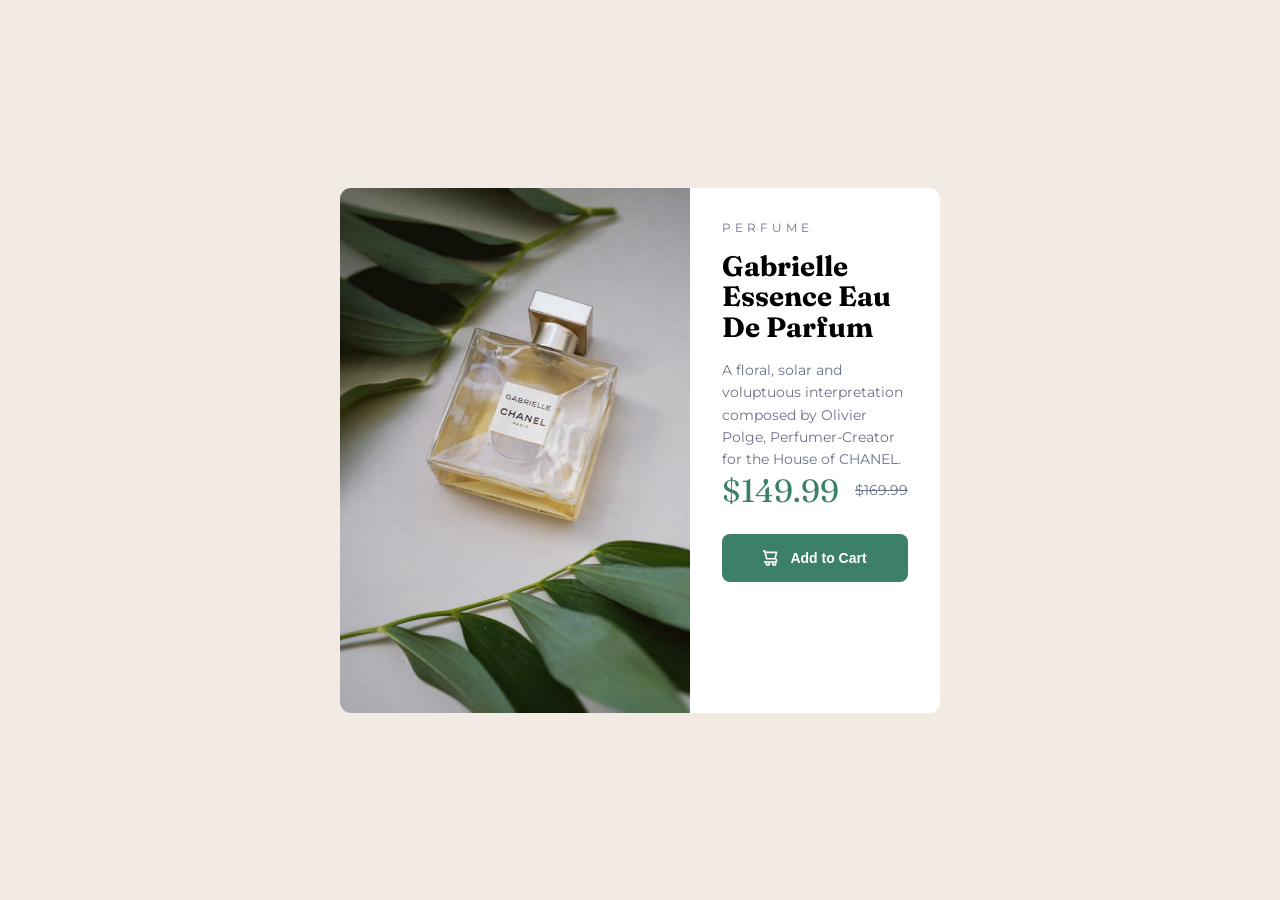
<file: index.html>
<!DOCTYPE html>
<html lang="en">
<head>
	<meta charset="UTF-8">
	<meta name="viewport" content="width=device-width, initial-scale=1.0">
	<link rel="stylesheet" href="style.css">
	<link rel="icon" type="image/png" sizes="32x32" href="./images/favicon-32x32.png">
	<link rel="preconnect" href="https://fonts.googleapis.com">
<link rel="preconnect" href="https://fonts.gstatic.com" crossorigin>
<link href="https://fonts.googleapis.com/css2?family=Fraunces:ital,opsz,wght@0,9..144,100..900;1,9..144,100..900&family=Montserrat:ital,wght@0,100..900;1,100..900&display=swap" rel="stylesheet">
	<title>Product Preview Card Component</title>
</head>

<body>
	<main>
	<div class="card">
		<picture>
			<source media="(min-width: 700px)" srcset="./images/image-product-desktop.jpg">
			<img src="./images/image-product-mobile.jpg" alt="Gabrielle perfume bottle" class="product-img">
		</picture>

		<div class="content">
			<p class="category">Perfume</p>
		
			<h1>Gabrielle Essence Eau De Parfum</h1>

			<p class="description">
				A floral, solar and voluptuous interpretation composed by Olivier Polge,
				Perfumer-Creator for the House of CHANEL.
			</p>

			<div class="price-box">
				<span class="price">$149.99</span>
				<span class="old-price">$169.99</span>
			</div>

			<button>
				<img src="./images/icon-cart.svg" alt="">
				Add to Cart
			</button>
		</div>
	</div>
	</main>
</body>
</html>
</file>
<file: style.css>
*{
	margin:0;
	padding:0;
	box-sizing: border-box;
}

.montserrat-<monserrat> {
  font-family: "Montserrat", sans-serif;
  font-optical-sizing: auto;
  font-weight: <weight>;
  font-style: normal;
}

.fraunces-<fraunces> {
  font-family: "Fraunces", serif;
  font-optical-sizing: auto;
  font-weight: <weight>;
  font-style: normal;
  font-variation-settings:
    "SOFT" 0,
    "WONK" 0;
}

body{
	font-family: 'Montserrat', sans-serif;
	background: hsl(30, 38%, 92%);
	display: flex;
	justify-content: center;
	align-items:center;
	min-height: 100vh;
	padding: 20px;
}

.card{
	background: white;
	border-radius: 11px;
	overflow: hidden;
	max-width: 350px;
}

.product-img{
	width: 100%;
	display: block;
}

.content{
	padding: 20px;
}

.category{
	text-transform: uppercase;
	letter-spacing: 4px;
	font-size: 12px;
	color: hsl(228, 12%, 48%);
	margin-bottom: 16px;
}

h1{
	font-family: 'Fraunces', serif;
	font-size: 28px;
	line-height: 1.1;
	margin-bottom: 16px;
}

.description{
	font-size: 14px;
	line-height: 1.6;
	color: hsl(228, 12%, 48%);
}

.price-box{
	display: flex;
	align-items: center;
	gap: 16px;
	margin-bottom: 24px;
}

.price{
	font-family: 'Fraunces', serif;
	font-size: 32px;
	color: hsl(158, 36%, 37%);
}

.old-price{
	text-decoration: line-through;
	color: hsl(228, 12%, 48%);
	font-size: 14px;
}

button{
	width:100%;
	background: hsl(158, 36%, 37%);
	color: white;
	border: none;
	padding: 16px;
	border-radius: 8px;
	font-size: 14px;
	font-weight: 700;
	cursor: pointer;
	display: flex;
	justify-content: center;
	align-items: center;
	gap: 12px;
	transition: background 0.2s ease;
}

button:hover{
	background: hsl(158, 42%, 18%);
}

@media (min-width: 700px){
	.card{
		display: flex;
		max-width: 600px;
	}
	
	.product-img{
		width: 100%;
		height: 100%;
		object-fit: cover;
	}
	
	.content{
		width: 50%;
		padding:32px;
	}
}
</file>
